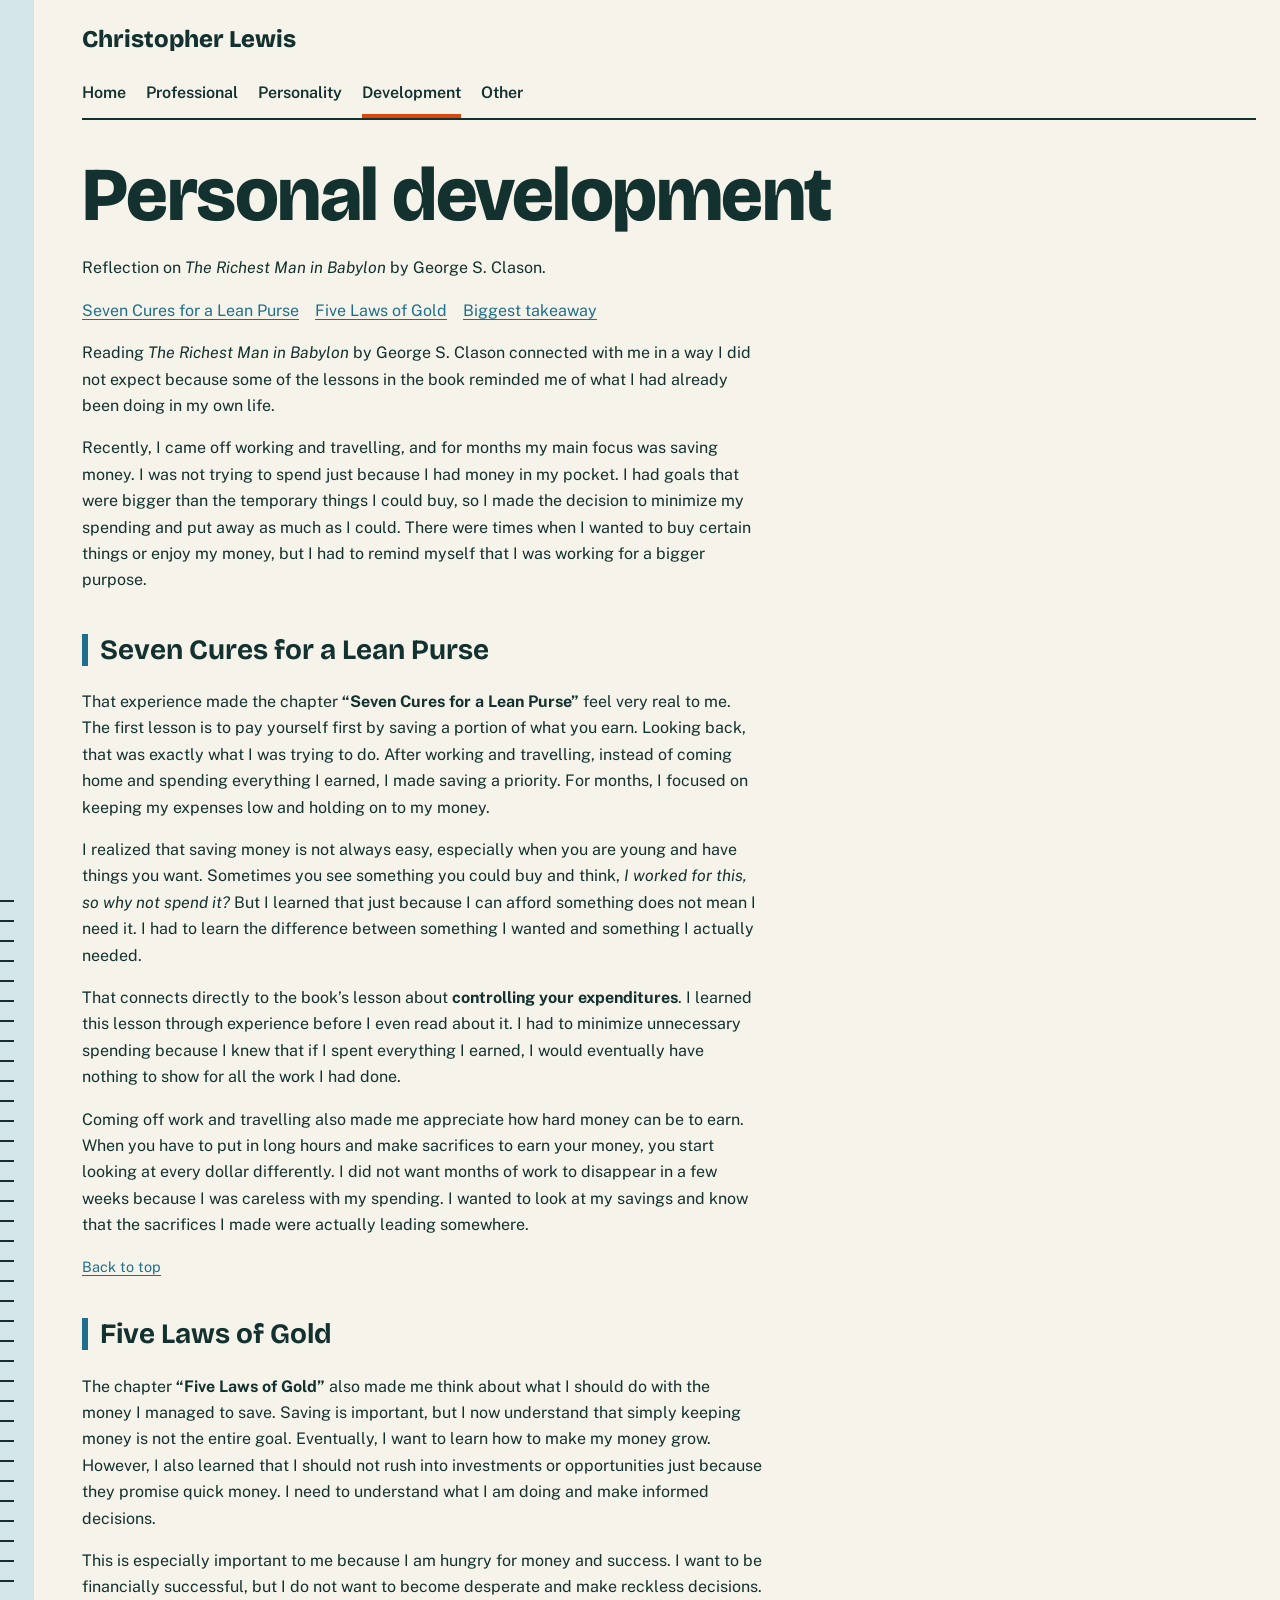
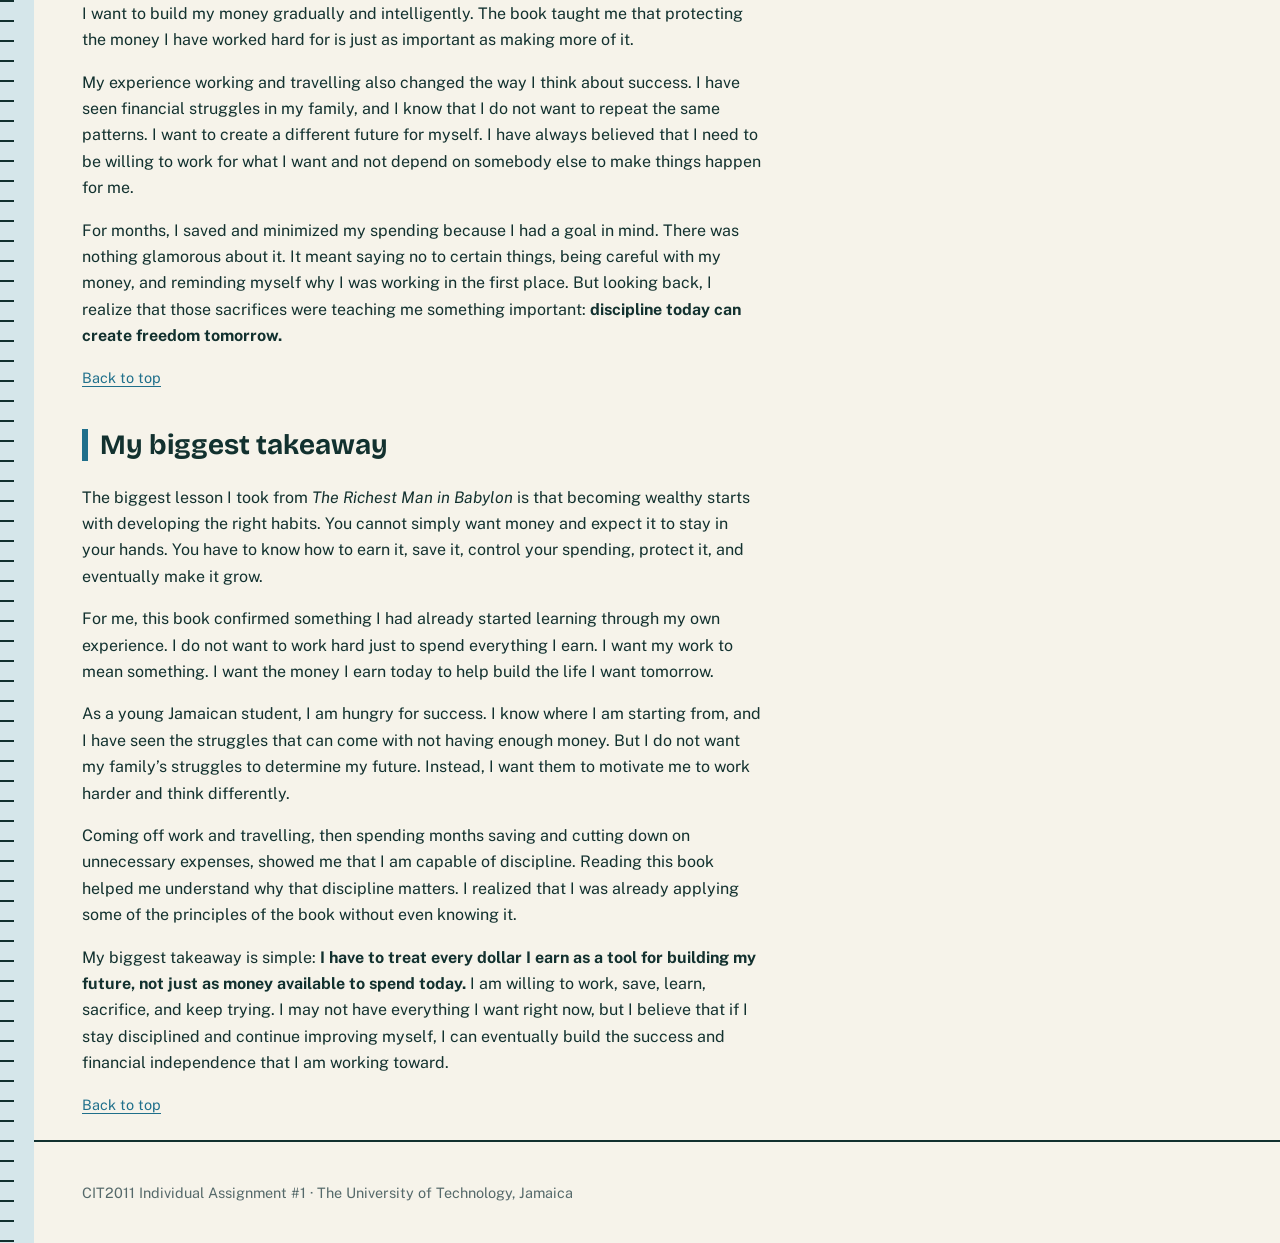
<file: development.html>
<!DOCTYPE html>
<html lang="en">
<head>
<meta charset="UTF-8">
<meta name="viewport" content="width=device-width, initial-scale=1">
<title>Personal development reflection | Christopher Lewis</title>
<link rel="preconnect" href="https://fonts.googleapis.com">
<link rel="preconnect" href="https://fonts.gstatic.com" crossorigin>
<link href="https://fonts.googleapis.com/css2?family=Bricolage+Grotesque:wght@700;800&amp;family=Public+Sans:wght@400;600&amp;display=swap" rel="stylesheet">
<link rel="stylesheet" href="../style.css">
</head>
<body id="top">
<header>
<p class="brand">Christopher Lewis</p>
<nav aria-label="Main"><ul><li><a href="index.html">Home</a></li><li><a href="professional.html">Professional</a></li><li><a href="personality.html">Personality</a></li><li><a href="development.html" aria-current="page">Development</a></li><li><a href="other.html">Other</a></li></ul></nav>
</header>
<main><h1>Personal development</h1>
<p>Reflection on <em>The Richest Man in Babylon</em> by George S. Clason.</p>
<ul class="toc"><li><a href="#cures">Seven Cures for a Lean Purse</a></li><li><a href="#laws">Five Laws of Gold</a></li><li><a href="#takeaway">Biggest takeaway</a></li></ul>
<p>Reading <em>The Richest Man in Babylon</em> by George S. Clason connected with me in a way I did not expect because some of the lessons in the book reminded me of what I had already been doing in my own life.</p>
<p>Recently, I came off working and travelling, and for months my main focus was saving money. I was not trying to spend just because I had money in my pocket. I had goals that were bigger than the temporary things I could buy, so I made the decision to minimize my spending and put away as much as I could. There were times when I wanted to buy certain things or enjoy my money, but I had to remind myself that I was working for a bigger purpose.</p>
<h2 id="cures">Seven Cures for a Lean Purse</h2>
<p>That experience made the chapter <strong>&ldquo;Seven Cures for a Lean Purse&rdquo;</strong> feel very real to me. The first lesson is to pay yourself first by saving a portion of what you earn. Looking back, that was exactly what I was trying to do. After working and travelling, instead of coming home and spending everything I earned, I made saving a priority. For months, I focused on keeping my expenses low and holding on to my money.</p>
<p>I realized that saving money is not always easy, especially when you are young and have things you want. Sometimes you see something you could buy and think, <em>I worked for this, so why not spend it?</em> But I learned that just because I can afford something does not mean I need it. I had to learn the difference between something I wanted and something I actually needed.</p>
<p>That connects directly to the book&rsquo;s lesson about <strong>controlling your expenditures</strong>. I learned this lesson through experience before I even read about it. I had to minimize unnecessary spending because I knew that if I spent everything I earned, I would eventually have nothing to show for all the work I had done.</p>
<p>Coming off work and travelling also made me appreciate how hard money can be to earn. When you have to put in long hours and make sacrifices to earn your money, you start looking at every dollar differently. I did not want months of work to disappear in a few weeks because I was careless with my spending. I wanted to look at my savings and know that the sacrifices I made were actually leading somewhere.</p>
<a class="top-link" href="#top">Back to top</a>
<h2 id="laws">Five Laws of Gold</h2>
<p>The chapter <strong>&ldquo;Five Laws of Gold&rdquo;</strong> also made me think about what I should do with the money I managed to save. Saving is important, but I now understand that simply keeping money is not the entire goal. Eventually, I want to learn how to make my money grow. However, I also learned that I should not rush into investments or opportunities just because they promise quick money. I need to understand what I am doing and make informed decisions.</p>
<p>This is especially important to me because I am hungry for money and success. I want to be financially successful, but I do not want to become desperate and make reckless decisions. I want to build my money gradually and intelligently. The book taught me that protecting the money I have worked hard for is just as important as making more of it.</p>
<p>My experience working and travelling also changed the way I think about success. I have seen financial struggles in my family, and I know that I do not want to repeat the same patterns. I want to create a different future for myself. I have always believed that I need to be willing to work for what I want and not depend on somebody else to make things happen for me.</p>
<p>For months, I saved and minimized my spending because I had a goal in mind. There was nothing glamorous about it. It meant saying no to certain things, being careful with my money, and reminding myself why I was working in the first place. But looking back, I realize that those sacrifices were teaching me something important: <strong>discipline today can create freedom tomorrow.</strong></p>
<a class="top-link" href="#top">Back to top</a>
<h2 id="takeaway">My biggest takeaway</h2>
<p>The biggest lesson I took from <em>The Richest Man in Babylon</em> is that becoming wealthy starts with developing the right habits. You cannot simply want money and expect it to stay in your hands. You have to know how to earn it, save it, control your spending, protect it, and eventually make it grow.</p>
<p>For me, this book confirmed something I had already started learning through my own experience. I do not want to work hard just to spend everything I earn. I want my work to mean something. I want the money I earn today to help build the life I want tomorrow.</p>
<p>As a young Jamaican student, I am hungry for success. I know where I am starting from, and I have seen the struggles that can come with not having enough money. But I do not want my family&rsquo;s struggles to determine my future. Instead, I want them to motivate me to work harder and think differently.</p>
<p>Coming off work and travelling, then spending months saving and cutting down on unnecessary expenses, showed me that I am capable of discipline. Reading this book helped me understand why that discipline matters. I realized that I was already applying some of the principles of the book without even knowing it.</p>
<p>My biggest takeaway is simple: <strong>I have to treat every dollar I earn as a tool for building my future, not just as money available to spend today.</strong> I am willing to work, save, learn, sacrifice, and keep trying. I may not have everything I want right now, but I believe that if I stay disciplined and continue improving myself, I can eventually build the success and financial independence that I am working toward.</p>
<a class="top-link" href="#top">Back to top</a>
</main>
<footer><p>CIT2011 Individual Assignment #1 &middot; The University of Technology, Jamaica</p></footer>
</body>
</html>
</file>
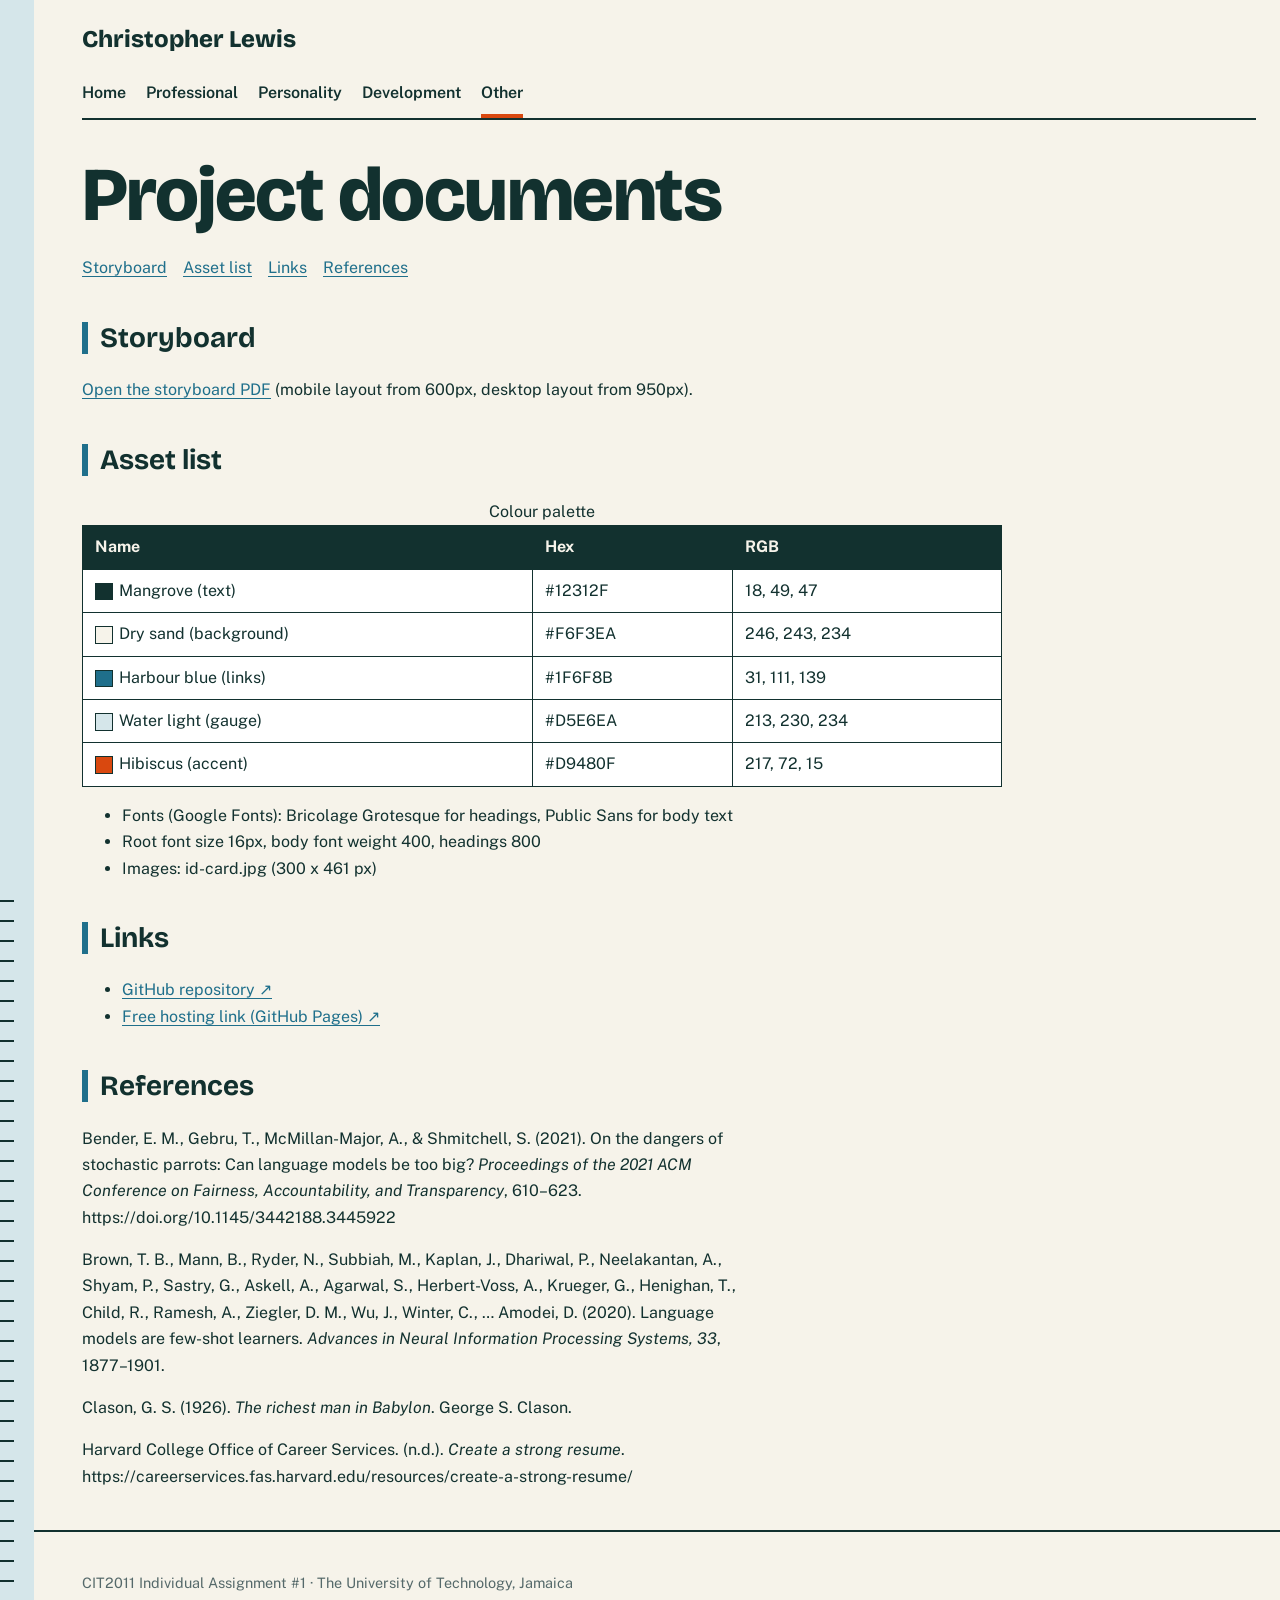
<file: other.html>
<!DOCTYPE html>
<html lang="en">
<head>
<meta charset="UTF-8">
<meta name="viewport" content="width=device-width, initial-scale=1">
<title>Design documents and references | Christopher Lewis</title>
<link rel="preconnect" href="https://fonts.googleapis.com">
<link rel="preconnect" href="https://fonts.gstatic.com" crossorigin>
<link href="https://fonts.googleapis.com/css2?family=Bricolage+Grotesque:wght@700;800&amp;family=Public+Sans:wght@400;600&amp;display=swap" rel="stylesheet">
<link rel="stylesheet" href="../style.css">
</head>
<body id="top">
<header>
<p class="brand">Christopher Lewis</p>
<nav aria-label="Main"><ul><li><a href="index.html">Home</a></li><li><a href="professional.html">Professional</a></li><li><a href="personality.html">Personality</a></li><li><a href="development.html">Development</a></li><li><a href="other.html" aria-current="page">Other</a></li></ul></nav>
</header>
<main>
<h1>Project documents</h1>
<ul class="toc"><li><a href="#storyboard">Storyboard</a></li><li><a href="#assets">Asset list</a></li><li><a href="#links">Links</a></li><li><a href="#references">References</a></li></ul>
<h2 id="storyboard">Storyboard</h2>
<p><a href="../Assets/storyboard-2505274.pdf">Open the storyboard PDF</a> (mobile layout from 600px, desktop layout from 950px).</p>
<h2 id="assets">Asset list</h2>
<div class="table-wrap"><table>
<caption>Colour palette</caption>
<thead><tr><th scope="col">Name</th><th scope="col">Hex</th><th scope="col">RGB</th></tr></thead>
<tbody>
<tr><td><span class="swatch" style="background:#12312f"></span>Mangrove (text)</td><td>#12312F</td><td>18, 49, 47</td></tr>
<tr><td><span class="swatch" style="background:#f6f3ea"></span>Dry sand (background)</td><td>#F6F3EA</td><td>246, 243, 234</td></tr>
<tr><td><span class="swatch" style="background:#1f6f8b"></span>Harbour blue (links)</td><td>#1F6F8B</td><td>31, 111, 139</td></tr>
<tr><td><span class="swatch" style="background:#d5e6ea"></span>Water light (gauge)</td><td>#D5E6EA</td><td>213, 230, 234</td></tr>
<tr><td><span class="swatch" style="background:#d9480f"></span>Hibiscus (accent)</td><td>#D9480F</td><td>217, 72, 15</td></tr>
</tbody></table></div>
<ul>
<li>Fonts (Google Fonts): Bricolage Grotesque for headings, Public Sans for body text</li>
<li>Root font size 16px, body font weight 400, headings 800</li>
<li>Images: id-card.jpg (300 x 461 px)</li>
</ul>
<h2 id="links">Links</h2>
<ul>
<li><a href="https://github.com/christopherlewis2306-coder/CIT2011-IA">GitHub repository</a></li>
<li><a href="https://christopherlewis2306-coder.github.io/CIT2011-IA/Codes/index.html">Free hosting link (GitHub Pages)</a></li>
</ul>
<h2 id="references">References</h2>
<p>Bender, E. M., Gebru, T., McMillan-Major, A., &amp; Shmitchell, S. (2021). On the dangers of stochastic parrots: Can language models be too big? <em>Proceedings of the 2021 ACM Conference on Fairness, Accountability, and Transparency</em>, 610&ndash;623. https://doi.org/10.1145/3442188.3445922</p>
<p>Brown, T. B., Mann, B., Ryder, N., Subbiah, M., Kaplan, J., Dhariwal, P., Neelakantan, A., Shyam, P., Sastry, G., Askell, A., Agarwal, S., Herbert-Voss, A., Krueger, G., Henighan, T., Child, R., Ramesh, A., Ziegler, D. M., Wu, J., Winter, C., &hellip; Amodei, D. (2020). Language models are few-shot learners. <em>Advances in Neural Information Processing Systems, 33</em>, 1877&ndash;1901.</p>
<p>Clason, G. S. (1926). <em>The richest man in Babylon</em>. George S. Clason.</p>
<p>Harvard College Office of Career Services. (n.d.). <em>Create a strong resume</em>. https://careerservices.fas.harvard.edu/resources/create-a-strong-resume/</p>
</main>
<footer><p>CIT2011 Individual Assignment #1 &middot; The University of Technology, Jamaica</p></footer>
</body>
</html>
</file>
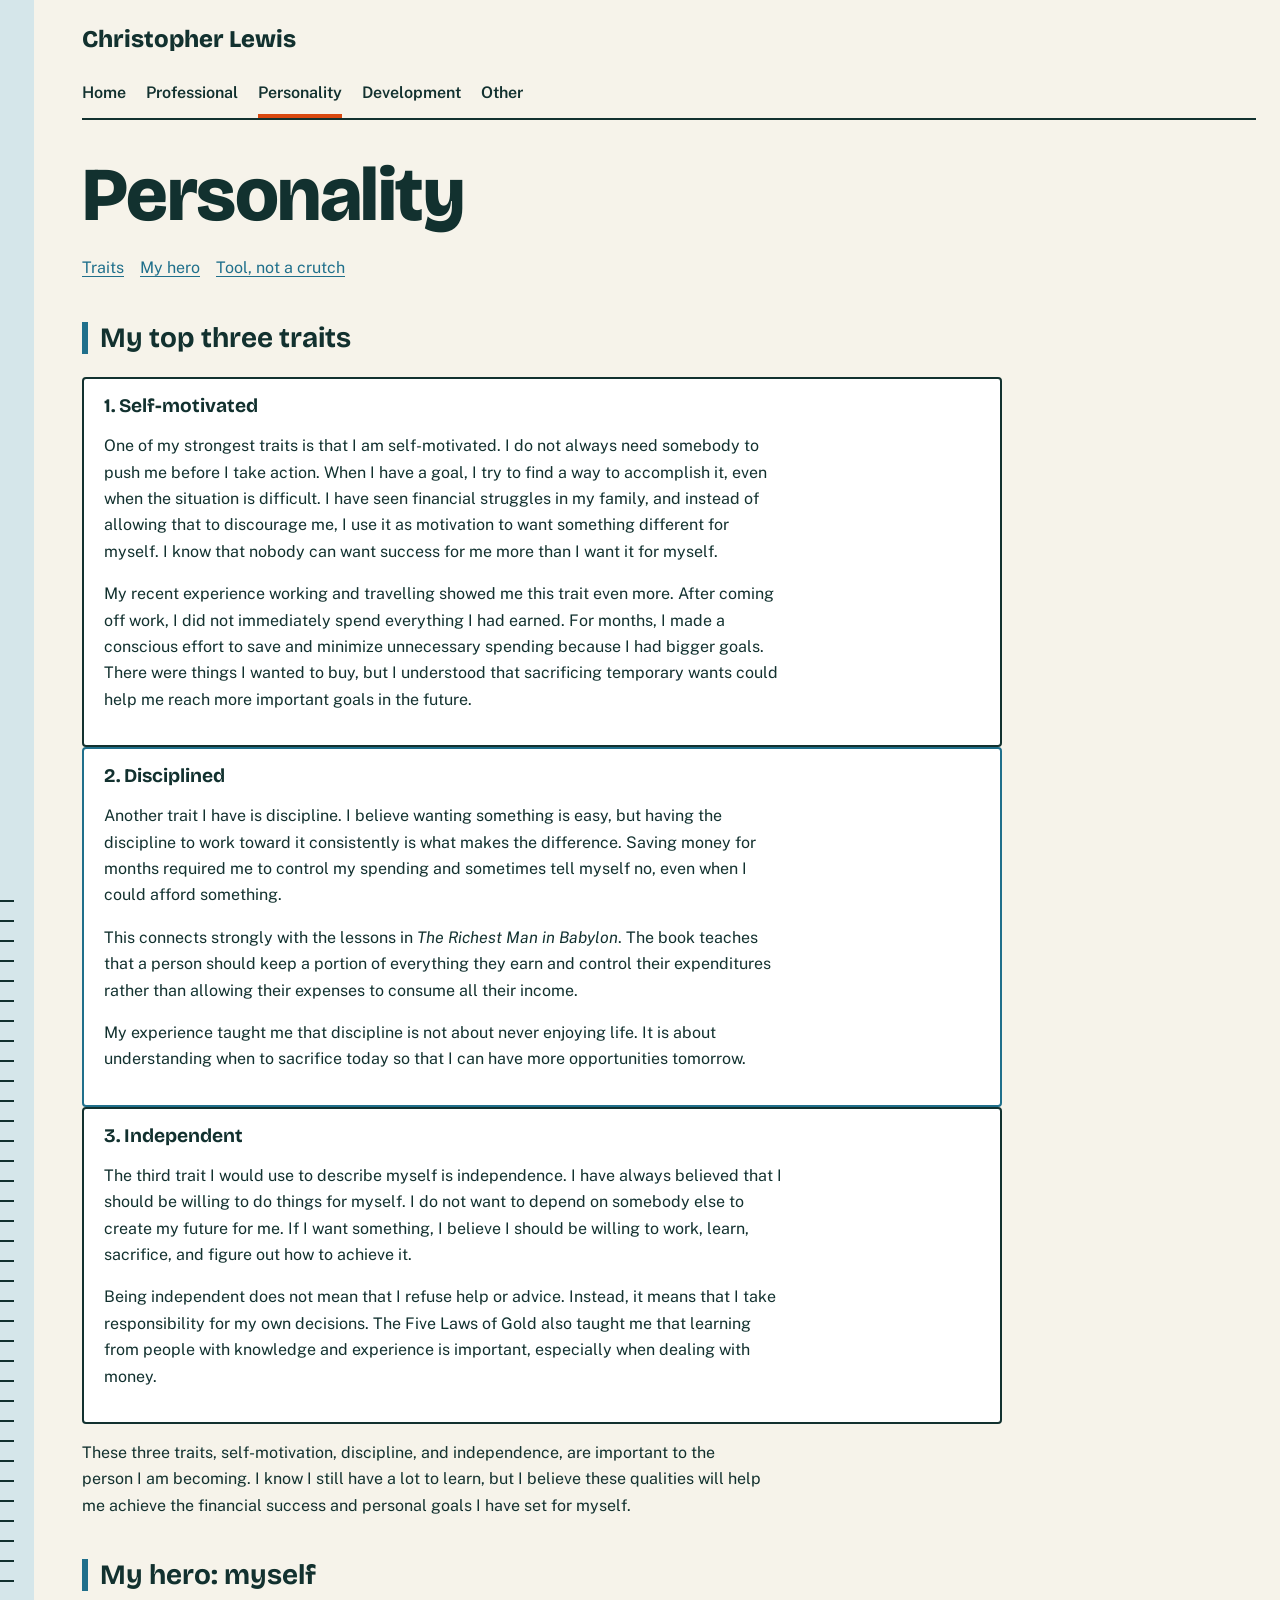
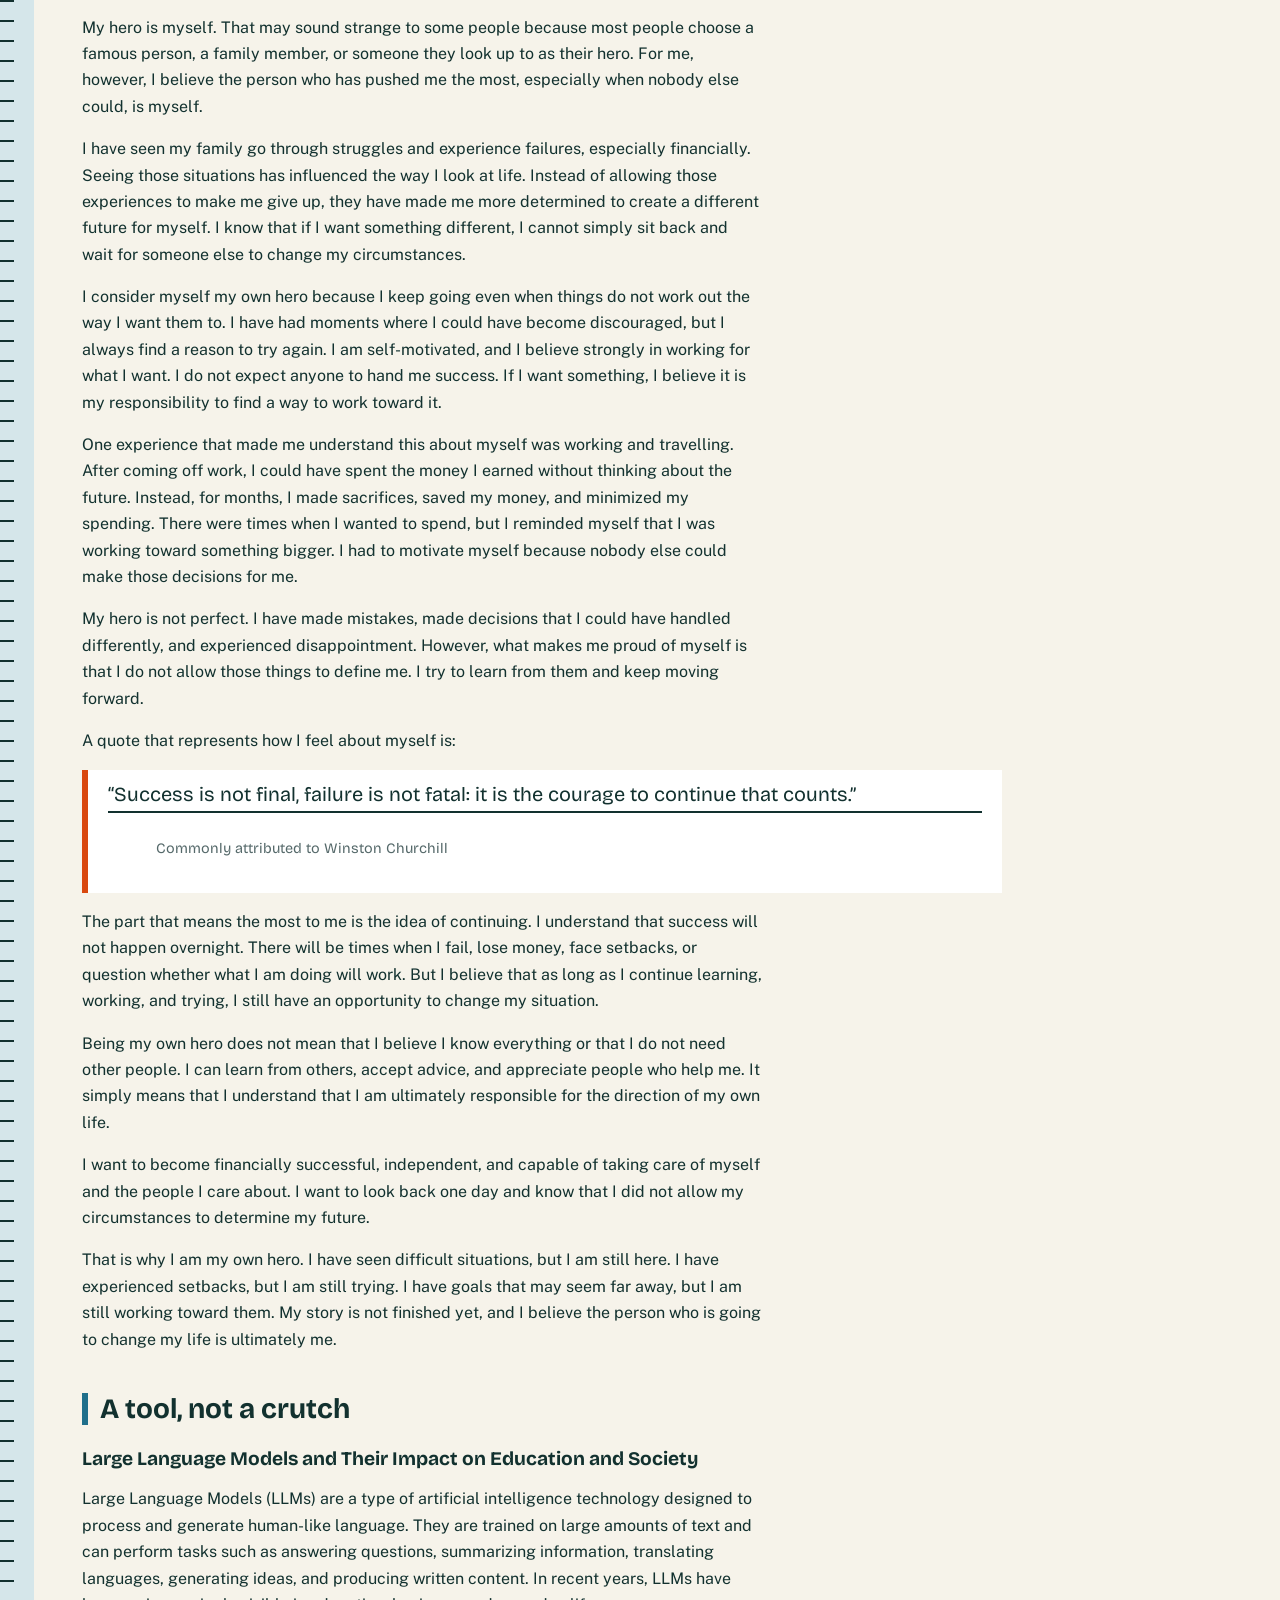
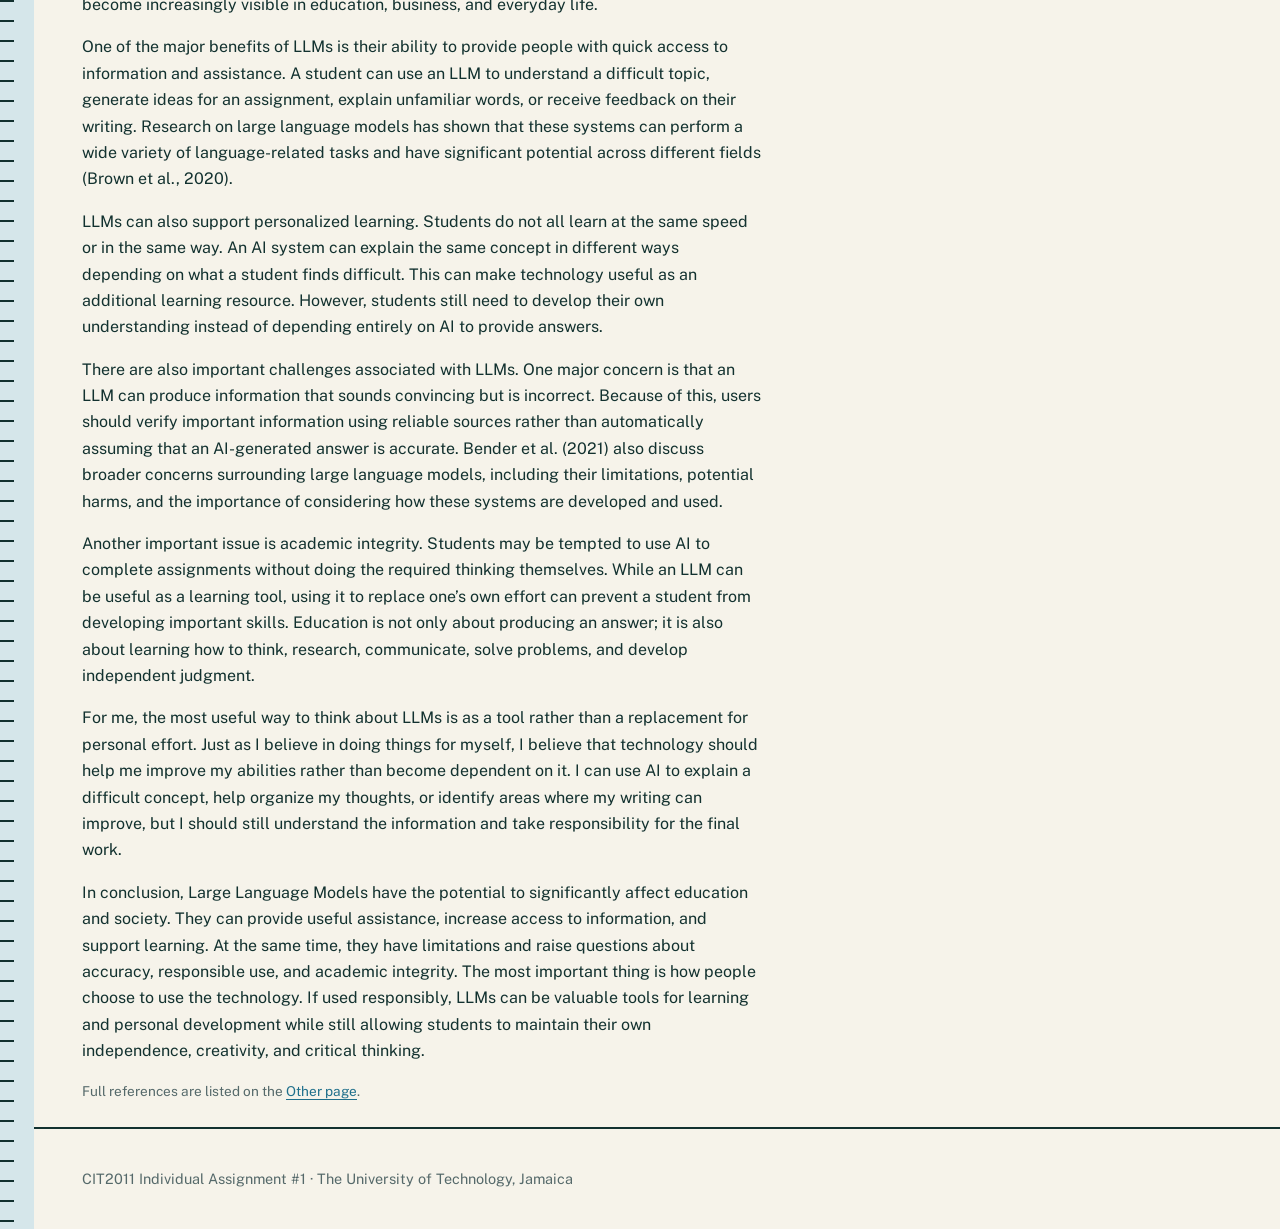
<file: personality.html>
<!DOCTYPE html>
<html lang="en">
<head>
<meta charset="UTF-8">
<meta name="viewport" content="width=device-width, initial-scale=1">
<title>Traits, hero and LLM essay | Christopher Lewis</title>
<link rel="preconnect" href="https://fonts.googleapis.com">
<link rel="preconnect" href="https://fonts.gstatic.com" crossorigin>
<link href="https://fonts.googleapis.com/css2?family=Bricolage+Grotesque:wght@700;800&amp;family=Public+Sans:wght@400;600&amp;display=swap" rel="stylesheet">
<link rel="stylesheet" href="../style.css">
</head>
<body id="top">
<header>
<p class="brand">Christopher Lewis</p>
<nav aria-label="Main"><ul><li><a href="index.html">Home</a></li><li><a href="professional.html">Professional</a></li><li><a href="personality.html" aria-current="page">Personality</a></li><li><a href="development.html">Development</a></li><li><a href="other.html">Other</a></li></ul></nav>
</header>
<main>
<h1>Personality</h1>
<ul class="toc"><li><a href="#traits">Traits</a></li><li><a href="#hero">My hero</a></li><li><a href="#llm">Tool, not a crutch</a></li></ul>
<h2 id="traits">My top three traits</h2>
<div>
<article class="card">
<h3>1. Self-motivated</h3>
<p>One of my strongest traits is that I am self-motivated. I do not always need somebody to push me before I take action. When I have a goal, I try to find a way to accomplish it, even when the situation is difficult. I have seen financial struggles in my family, and instead of allowing that to discourage me, I use it as motivation to want something different for myself. I know that nobody can want success for me more than I want it for myself.</p>
<p>My recent experience working and travelling showed me this trait even more. After coming off work, I did not immediately spend everything I had earned. For months, I made a conscious effort to save and minimize unnecessary spending because I had bigger goals. There were things I wanted to buy, but I understood that sacrificing temporary wants could help me reach more important goals in the future.</p>
</article>
<article class="card">
<h3>2. Disciplined</h3>
<p>Another trait I have is discipline. I believe wanting something is easy, but having the discipline to work toward it consistently is what makes the difference. Saving money for months required me to control my spending and sometimes tell myself no, even when I could afford something.</p>
<p>This connects strongly with the lessons in <em>The Richest Man in Babylon</em>. The book teaches that a person should keep a portion of everything they earn and control their expenditures rather than allowing their expenses to consume all their income.</p>
<p>My experience taught me that discipline is not about never enjoying life. It is about understanding when to sacrifice today so that I can have more opportunities tomorrow.</p>
</article>
<article class="card">
<h3>3. Independent</h3>
<p>The third trait I would use to describe myself is independence. I have always believed that I should be willing to do things for myself. I do not want to depend on somebody else to create my future for me. If I want something, I believe I should be willing to work, learn, sacrifice, and figure out how to achieve it.</p>
<p>Being independent does not mean that I refuse help or advice. Instead, it means that I take responsibility for my own decisions. The Five Laws of Gold also taught me that learning from people with knowledge and experience is important, especially when dealing with money.</p>
</article>
</div>
<p>These three traits, self-motivation, discipline, and independence, are important to the person I am becoming. I know I still have a lot to learn, but I believe these qualities will help me achieve the financial success and personal goals I have set for myself.</p>
<h2 id="hero">My hero: myself</h2>
<p>My hero is myself. That may sound strange to some people because most people choose a famous person, a family member, or someone they look up to as their hero. For me, however, I believe the person who has pushed me the most, especially when nobody else could, is myself.</p>
<p>I have seen my family go through struggles and experience failures, especially financially. Seeing those situations has influenced the way I look at life. Instead of allowing those experiences to make me give up, they have made me more determined to create a different future for myself. I know that if I want something different, I cannot simply sit back and wait for someone else to change my circumstances.</p>
<p>I consider myself my own hero because I keep going even when things do not work out the way I want them to. I have had moments where I could have become discouraged, but I always find a reason to try again. I am self-motivated, and I believe strongly in working for what I want. I do not expect anyone to hand me success. If I want something, I believe it is my responsibility to find a way to work toward it.</p>
<p>One experience that made me understand this about myself was working and travelling. After coming off work, I could have spent the money I earned without thinking about the future. Instead, for months, I made sacrifices, saved my money, and minimized my spending. There were times when I wanted to spend, but I reminded myself that I was working toward something bigger. I had to motivate myself because nobody else could make those decisions for me.</p>
<p>My hero is not perfect. I have made mistakes, made decisions that I could have handled differently, and experienced disappointment. However, what makes me proud of myself is that I do not allow those things to define me. I try to learn from them and keep moving forward.</p>
<p>A quote that represents how I feel about myself is:</p>
<blockquote>&ldquo;Success is not final, failure is not fatal: it is the courage to continue that counts.&rdquo;<footer>Commonly attributed to Winston Churchill</footer></blockquote>
<p>The part that means the most to me is the idea of continuing. I understand that success will not happen overnight. There will be times when I fail, lose money, face setbacks, or question whether what I am doing will work. But I believe that as long as I continue learning, working, and trying, I still have an opportunity to change my situation.</p>
<p>Being my own hero does not mean that I believe I know everything or that I do not need other people. I can learn from others, accept advice, and appreciate people who help me. It simply means that I understand that I am ultimately responsible for the direction of my own life.</p>
<p>I want to become financially successful, independent, and capable of taking care of myself and the people I care about. I want to look back one day and know that I did not allow my circumstances to determine my future.</p>
<p>That is why I am my own hero. I have seen difficult situations, but I am still here. I have experienced setbacks, but I am still trying. I have goals that may seem far away, but I am still working toward them. My story is not finished yet, and I believe the person who is going to change my life is ultimately me.</p>
<h2 id="llm">A tool, not a crutch</h2>
<h3>Large Language Models and Their Impact on Education and Society</h3>
<p>Large Language Models (LLMs) are a type of artificial intelligence technology designed to process and generate human-like language. They are trained on large amounts of text and can perform tasks such as answering questions, summarizing information, translating languages, generating ideas, and producing written content. In recent years, LLMs have become increasingly visible in education, business, and everyday life.</p>
<p>One of the major benefits of LLMs is their ability to provide people with quick access to information and assistance. A student can use an LLM to understand a difficult topic, generate ideas for an assignment, explain unfamiliar words, or receive feedback on their writing. Research on large language models has shown that these systems can perform a wide variety of language-related tasks and have significant potential across different fields (Brown et al., 2020).</p>
<p>LLMs can also support personalized learning. Students do not all learn at the same speed or in the same way. An AI system can explain the same concept in different ways depending on what a student finds difficult. This can make technology useful as an additional learning resource. However, students still need to develop their own understanding instead of depending entirely on AI to provide answers.</p>
<p>There are also important challenges associated with LLMs. One major concern is that an LLM can produce information that sounds convincing but is incorrect. Because of this, users should verify important information using reliable sources rather than automatically assuming that an AI-generated answer is accurate. Bender et al. (2021) also discuss broader concerns surrounding large language models, including their limitations, potential harms, and the importance of considering how these systems are developed and used.</p>
<p>Another important issue is academic integrity. Students may be tempted to use AI to complete assignments without doing the required thinking themselves. While an LLM can be useful as a learning tool, using it to replace one&rsquo;s own effort can prevent a student from developing important skills. Education is not only about producing an answer; it is also about learning how to think, research, communicate, solve problems, and develop independent judgment.</p>
<p>For me, the most useful way to think about LLMs is as a tool rather than a replacement for personal effort. Just as I believe in doing things for myself, I believe that technology should help me improve my abilities rather than become dependent on it. I can use AI to explain a difficult concept, help organize my thoughts, or identify areas where my writing can improve, but I should still understand the information and take responsibility for the final work.</p>
<p>In conclusion, Large Language Models have the potential to significantly affect education and society. They can provide useful assistance, increase access to information, and support learning. At the same time, they have limitations and raise questions about accuracy, responsible use, and academic integrity. The most important thing is how people choose to use the technology. If used responsibly, LLMs can be valuable tools for learning and personal development while still allowing students to maintain their own independence, creativity, and critical thinking.</p>
<p class="caption">Full references are listed on the <a href="other.html#references">Other page</a>.</p>
</main>
<footer><p>CIT2011 Individual Assignment #1 &middot; The University of Technology, Jamaica</p></footer>
</body>
</html>
</file>
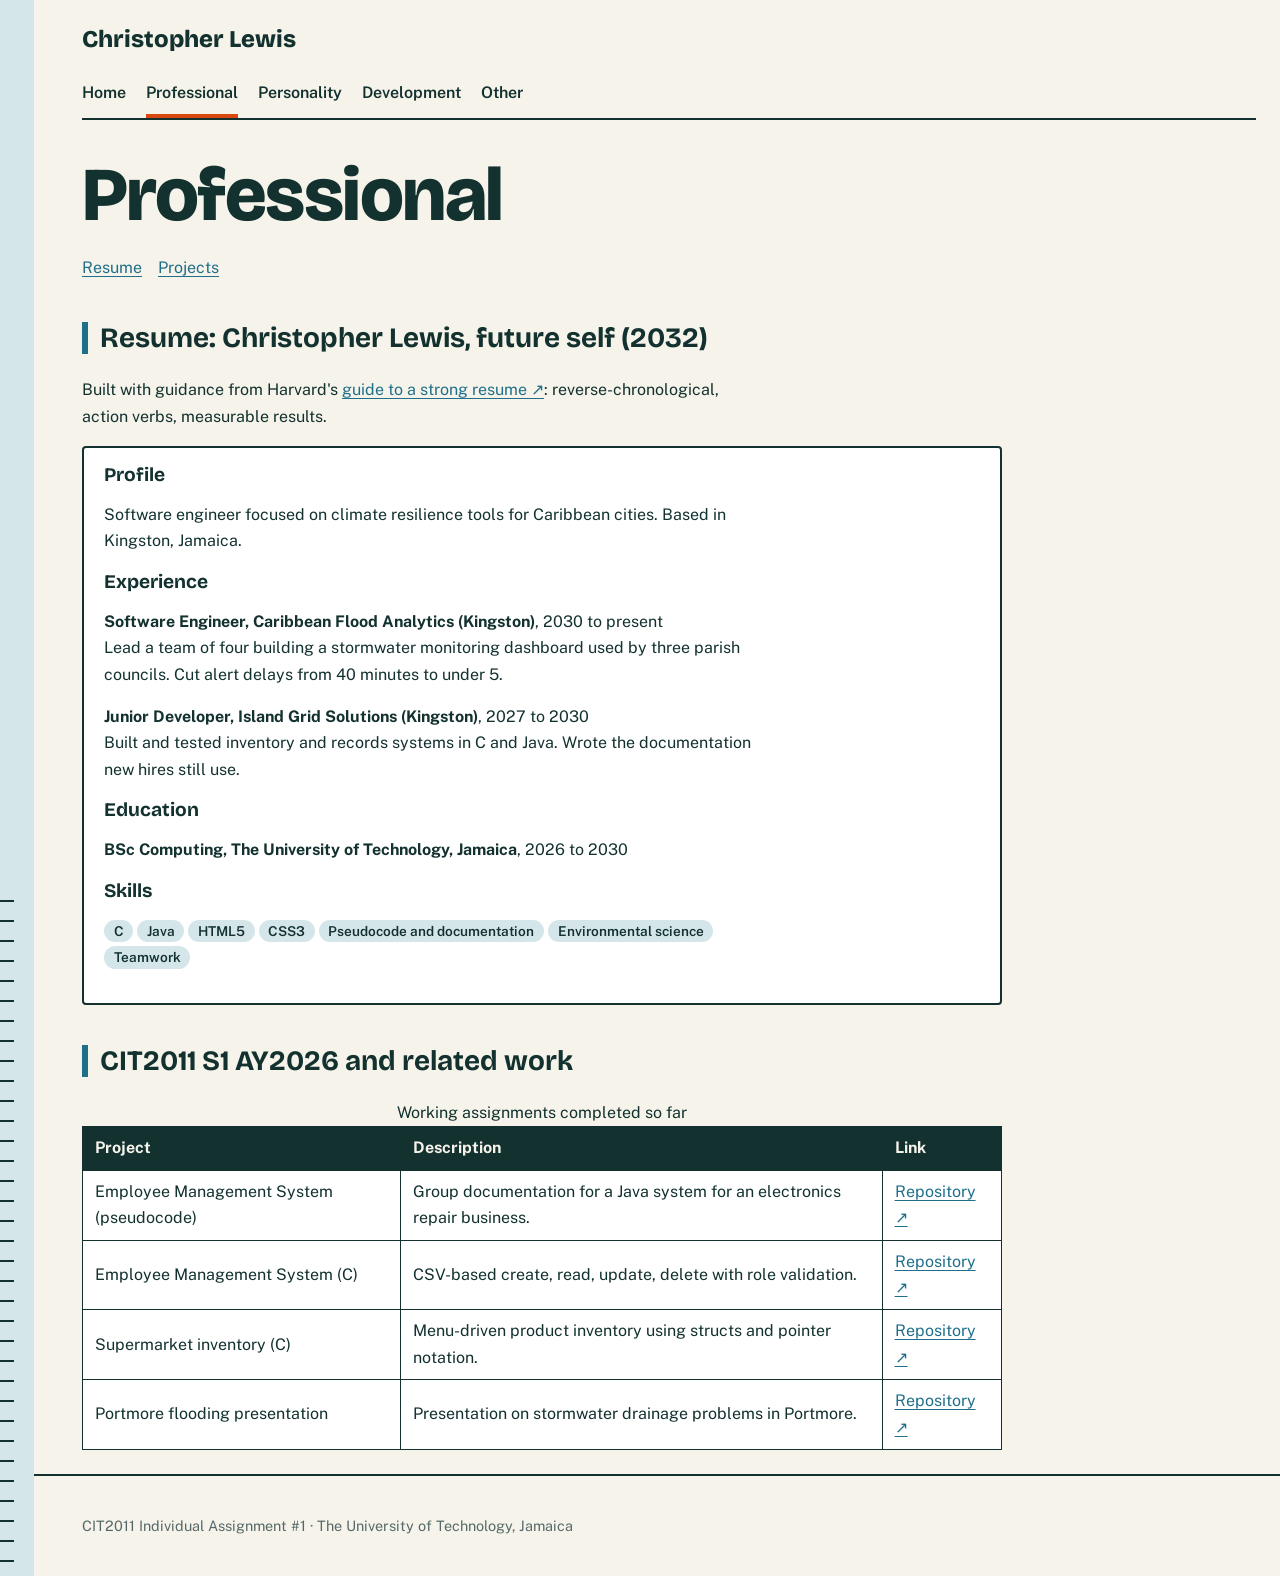
<file: professional.html>
<!DOCTYPE html>
<html lang="en">
<head>
<meta charset="UTF-8">
<meta name="viewport" content="width=device-width, initial-scale=1">
<title>Resume and projects | Christopher Lewis</title>
<link rel="preconnect" href="https://fonts.googleapis.com">
<link rel="preconnect" href="https://fonts.gstatic.com" crossorigin>
<link href="https://fonts.googleapis.com/css2?family=Bricolage+Grotesque:wght@700;800&amp;family=Public+Sans:wght@400;600&amp;display=swap" rel="stylesheet">
<link rel="stylesheet" href="../style.css">
</head>
<body id="top">
<header>
<p class="brand">Christopher Lewis</p>
<nav aria-label="Main"><ul><li><a href="index.html">Home</a></li><li><a href="professional.html" aria-current="page">Professional</a></li><li><a href="personality.html">Personality</a></li><li><a href="development.html">Development</a></li><li><a href="other.html">Other</a></li></ul></nav>
</header>
<main>
<h1>Professional</h1>
<ul class="toc"><li><a href="#resume">Resume</a></li><li><a href="#projects">Projects</a></li></ul>
<h2 id="resume">Resume: Christopher Lewis, future self (2032)</h2>
<p>Built with guidance from Harvard's <a href="https://careerservices.fas.harvard.edu/resources/create-a-strong-resume/">guide to a strong resume</a>: reverse-chronological, action verbs, measurable results.</p>
<article class="card">
<h3>Profile</h3>
<p>Software engineer focused on climate resilience tools for Caribbean cities. Based in Kingston, Jamaica.</p>
<h3>Experience</h3>
<p><strong>Software Engineer, Caribbean Flood Analytics (Kingston)</strong>, 2030 to present<br>
Lead a team of four building a stormwater monitoring dashboard used by three parish councils. Cut alert delays from 40 minutes to under 5.</p>
<p><strong>Junior Developer, Island Grid Solutions (Kingston)</strong>, 2027 to 2030<br>
Built and tested inventory and records systems in C and Java. Wrote the documentation new hires still use.</p>
<h3>Education</h3>
<p><strong>BSc Computing, The University of Technology, Jamaica</strong>, 2026 to 2030</p>
<h3>Skills</h3>
<p><span class="tag">C</span> <span class="tag">Java</span> <span class="tag">HTML5</span> <span class="tag">CSS3</span> <span class="tag">Pseudocode and documentation</span> <span class="tag">Environmental science</span> <span class="tag">Teamwork</span></p>
</article>
<h2 id="projects">CIT2011 S1 AY2026 and related work</h2>
<div class="table-wrap"><table>
<caption>Working assignments completed so far</caption>
<thead><tr><th scope="col">Project</th><th scope="col">Description</th><th scope="col">Link</th></tr></thead>
<tbody>
<tr><td>Employee Management System (pseudocode)</td><td>Group documentation for a Java system for an electronics repair business.</td><td><a href="https://github.com/christopherlewis2306-coder/CIT2011-IA">Repository</a></td></tr>
<tr><td>Employee Management System (C)</td><td>CSV-based create, read, update, delete with role validation.</td><td><a href="https://github.com/christopherlewis2306-coder/CIT2011-IA">Repository</a></td></tr>
<tr><td>Supermarket inventory (C)</td><td>Menu-driven product inventory using structs and pointer notation.</td><td><a href="https://github.com/christopherlewis2306-coder/CIT2011-IA">Repository</a></td></tr>
<tr><td>Portmore flooding presentation</td><td>Presentation on stormwater drainage problems in Portmore.</td><td><a href="https://github.com/christopherlewis2306-coder/CIT2011-IA">Repository</a></td></tr>
</tbody></table></div>
</main>
<footer><p>CIT2011 Individual Assignment #1 &middot; The University of Technology, Jamaica</p></footer>
</body>
</html>
</file>
<file: style.css>
/* Chris | CIT2011 IA#1 | external stylesheet linked to every page */
:root {
  --ink: #12312f;        /* mangrove */
  --paper: #f6f3ea;      /* dry sand */
  --water: #1f6f8b;      /* harbour blue */
  --water-light: #d5e6ea;
  --accent: #d9480f;     /* hibiscus */
  --muted: #55696a;
  --font-head: "Bricolage Grotesque", Arial, sans-serif;
  --font-body: "Public Sans", Arial, sans-serif;
  --root-size: 1rem;
  --radius: 4px;
  --gauge: 34px;
}
* { box-sizing: border-box; }
html { font-size: 100%; scroll-behavior: smooth; }
body {
  margin: 0; background: var(--paper); color: var(--ink);
  font-family: var(--font-body); font-size: var(--root-size); font-weight: 400; line-height: 1.65;
  padding-left: var(--gauge);
  /* flood gauge ruler along the left edge */
  background-image: repeating-linear-gradient(to bottom, var(--ink) 0 2px, transparent 2px 20px),
                    linear-gradient(to right, var(--water-light) var(--gauge), transparent var(--gauge));
  background-size: 14px 100%, 100% 100%; background-repeat: no-repeat;
}
body::before { content: ""; position: fixed; left: 0; top: 0; bottom: 0; width: var(--gauge); background: var(--water-light); z-index: -1; }
header { padding: 1.25rem 1.5rem 0; }
.brand { font-family: var(--font-head); font-weight: 800; font-size: 1.5rem; margin: 0; }
nav ul { list-style: none; display: flex; flex-wrap: wrap; gap: .25rem 1.25rem; padding: 0; margin: .75rem 0 0; border-bottom: 2px solid var(--ink); }
nav a { display: inline-block; padding: .5rem 0; color: var(--ink); text-decoration: none; font-weight: 600; border-bottom: 4px solid transparent; }
nav a:hover, nav a:focus-visible, nav a[aria-current="page"] { border-bottom-color: var(--accent); }
main { max-width: 62rem; padding: 1.5rem; }
h1, h2, h3 { font-family: var(--font-head); line-height: 1.15; }
h1 { font-size: clamp(2.4rem, 8vw, 4.75rem); font-weight: 800; margin: .5rem 0 1rem; letter-spacing: -.02em; }
h2 { font-size: 1.75rem; margin-top: 2.5rem; border-left: 6px solid var(--water); padding-left: .75rem; }
h3 { font-size: 1.2rem; margin-bottom: .25rem; }
p, li { max-width: 68ch; }
a { color: var(--water); text-underline-offset: 3px; }
a:hover { color: var(--accent); }
a:focus-visible, .id-link:focus-visible { outline: 3px solid var(--accent); outline-offset: 3px; }
h2 + p { margin-top: .5rem; }
.lead { font-size: 1.3rem; max-width: 46ch; }
.hero { display: grid; grid-template-columns: 1fr; gap: 1.5rem; align-items: center; }
.id-link { display: inline-block; justify-self: start; }
.id-link img { width: 100%; max-width: 320px; height: auto; border: 3px solid var(--ink); border-radius: var(--radius); display: block; }
.id-link:hover img { border-color: var(--accent); }
.caption { font-size: .85rem; color: var(--muted); margin: .25rem 0 0; }
.grid { display: grid; grid-template-columns: 1fr; gap: 1rem; }
.card { background: #fff; border: 2px solid var(--ink); border-radius: var(--radius); padding: 1rem 1.25rem; }
.card > h3 { margin-top: 0; }
.card:nth-child(even) { border-color: var(--water); }
.tag { display: inline-block; background: var(--water-light); padding: 0 .6rem; border-radius: 999px; font-size: .85rem; font-weight: 600; }
blockquote { margin: 1rem 0; padding: .5rem 1.25rem; border-left: 6px solid var(--accent); background: #fff; font-family: var(--font-head); font-size: 1.25rem; }
table { border-collapse: collapse; width: 100%; background: #fff; }
th, td { border: 1px solid var(--ink); padding: .5rem .75rem; text-align: left; }
th { background: var(--ink); color: var(--paper); }
.table-wrap { overflow-x: auto; }
.swatch { display: inline-block; width: 1.1rem; height: 1.1rem; border: 1px solid var(--ink); vertical-align: middle; margin-right: .4rem; }
.toc { display: flex; flex-wrap: wrap; gap: .5rem 1rem; padding: 0; list-style: none; }
a[href^="http"]::after { content: " \2197"; }
a[href^="mailto"]::after { content: none; }
.todo { background: #fff3bf; border: 2px dashed var(--accent); padding: .6rem .9rem; border-radius: var(--radius); font-size: .95rem; }
.top-link { display: block; margin-top: 1rem; font-size: .9rem; }
footer { padding: 1.5rem; border-top: 2px solid var(--ink); font-size: .9rem; color: var(--muted); }
@media (min-width: 600px) { .grid { grid-template-columns: repeat(2, 1fr); } }
@media (min-width: 950px) {
  header, main, footer { padding-left: 3rem; }
  .hero { grid-template-columns: 1.6fr 1fr; }
  .grid.three { grid-template-columns: repeat(3, 1fr); }
}
@media (prefers-reduced-motion: reduce) { html { scroll-behavior: auto; } }
</file>
